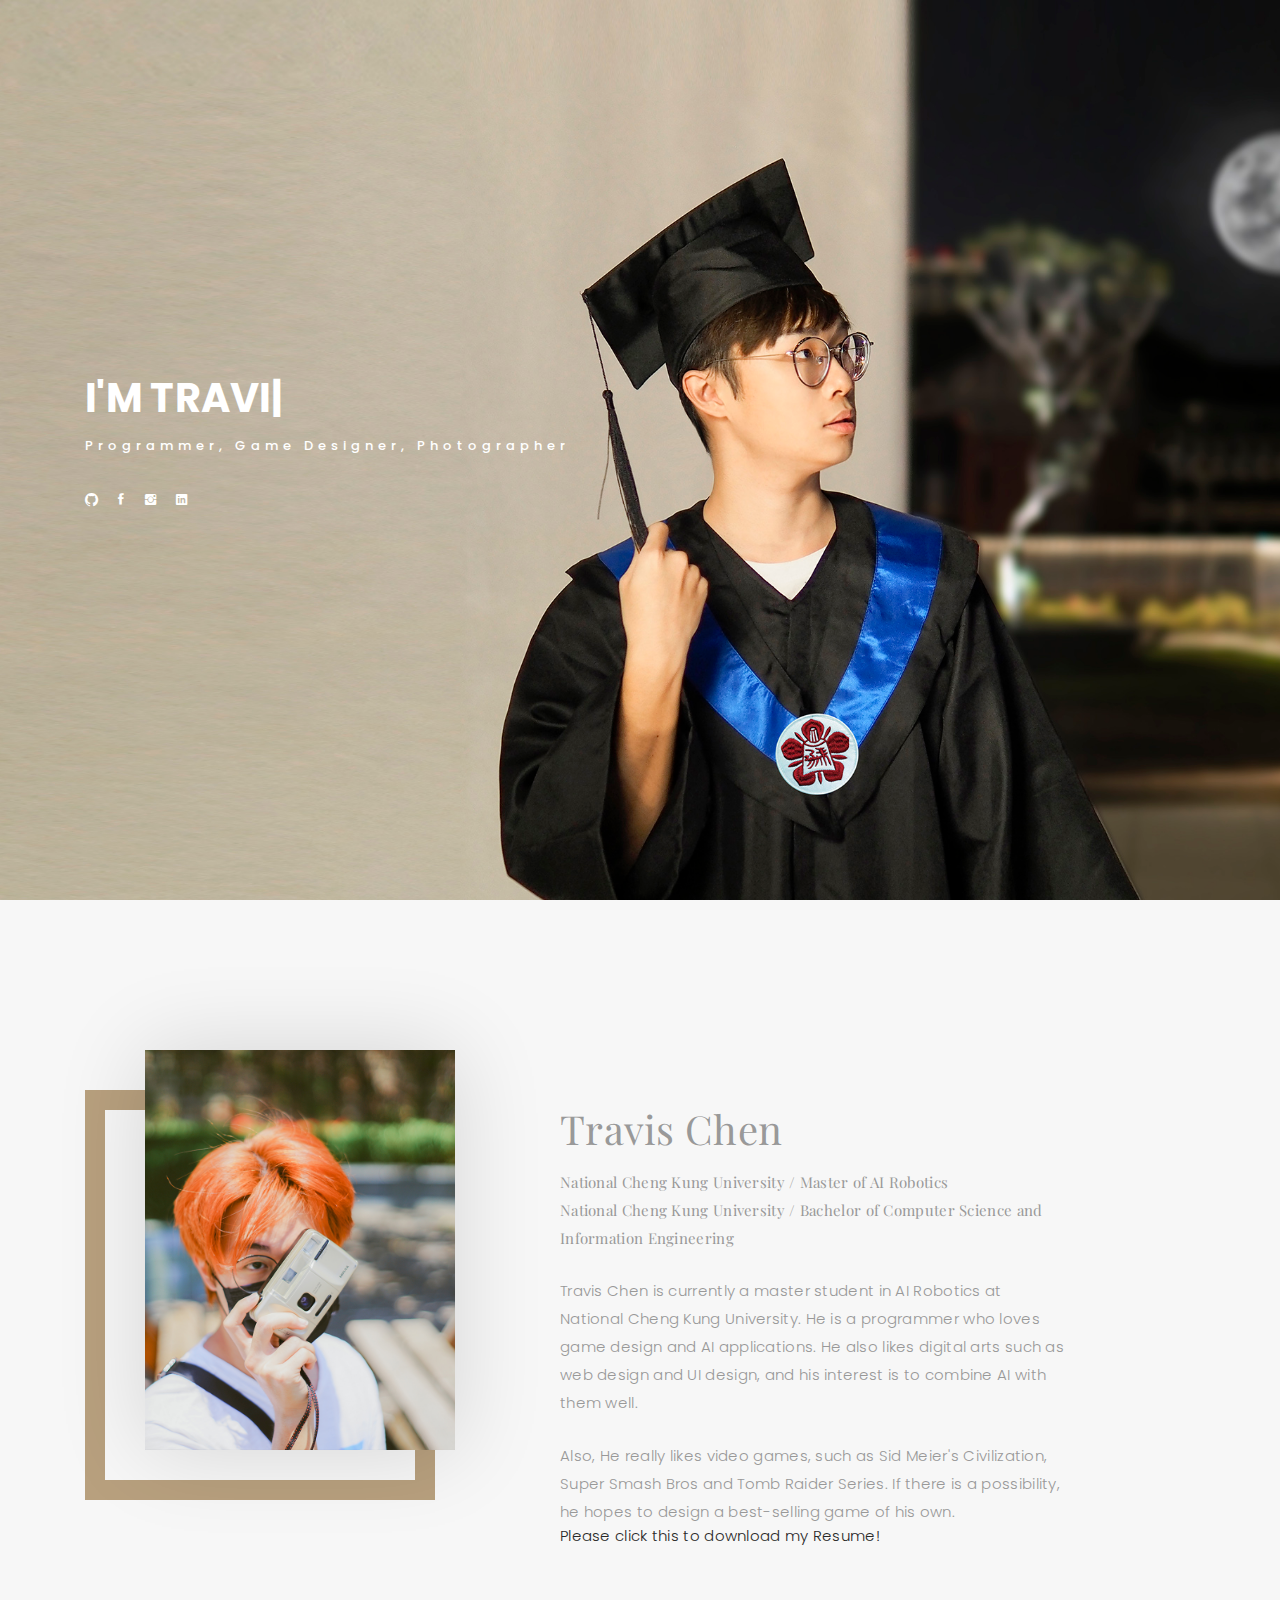
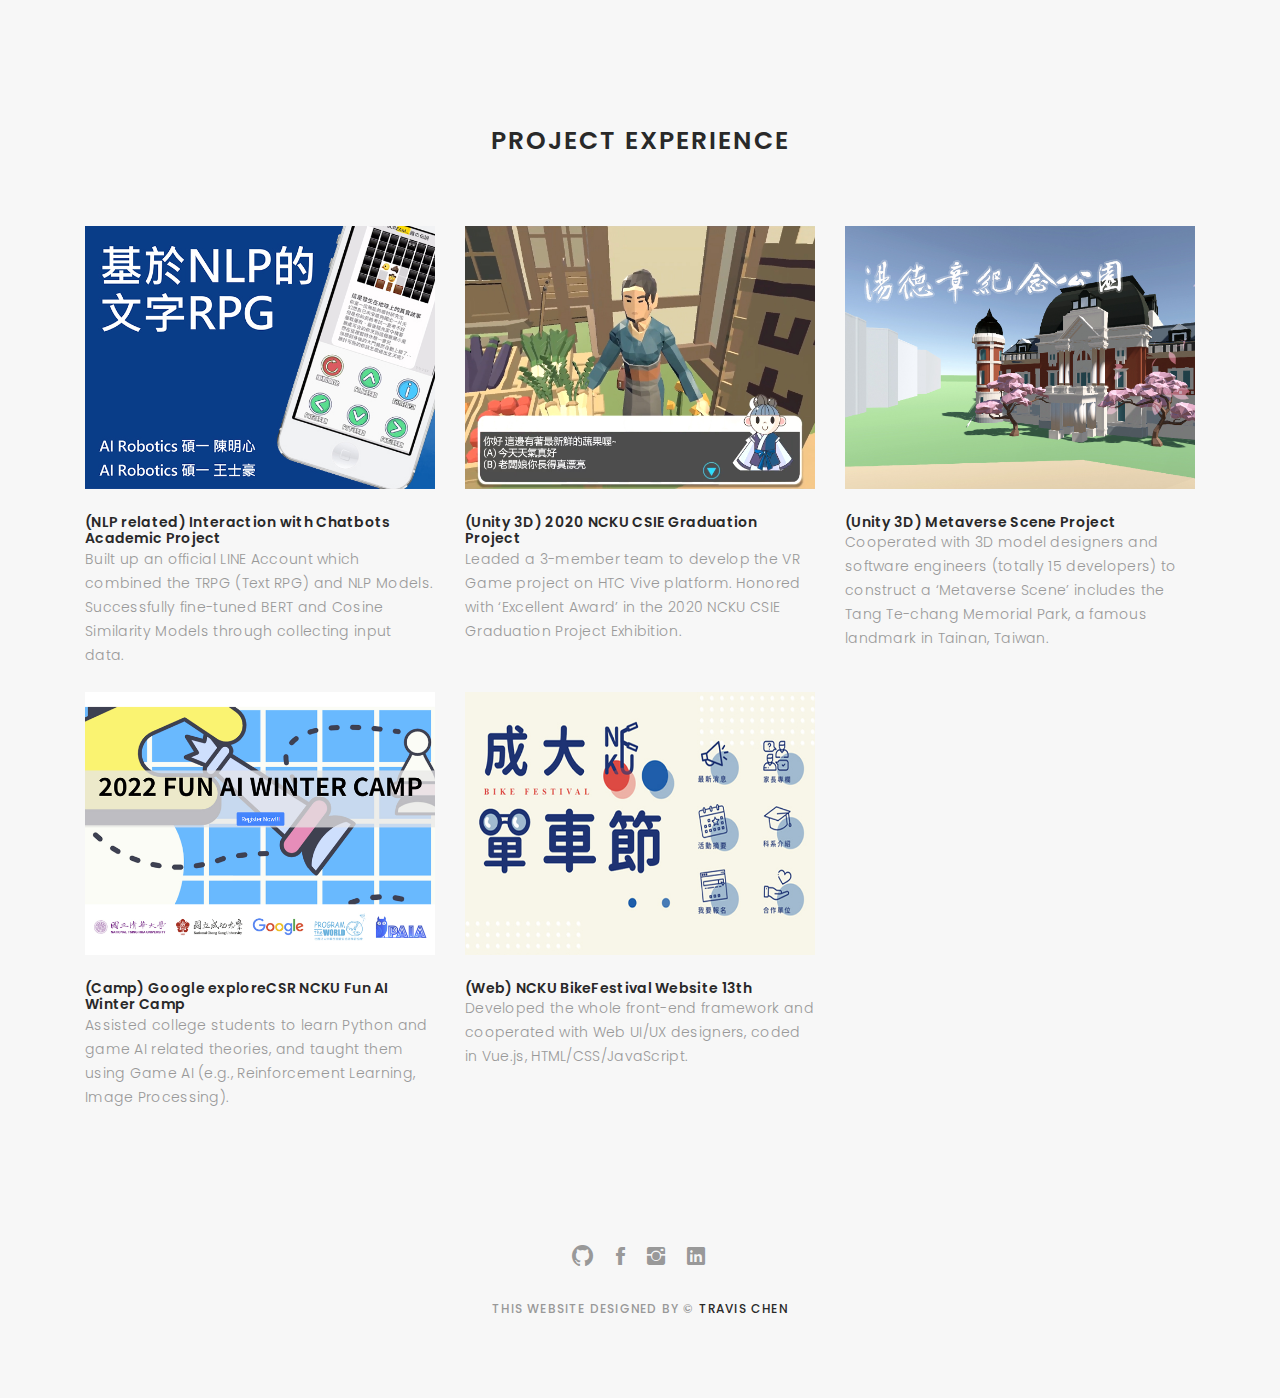
<file: index.html>
<!DOCTYPE html>
<html lang="en">

<head>
  <!-- meta -->
  <meta charset="utf-8">
  <meta content="width=device-width, initial-scale=1.0" name="viewport">

  <title>Travis Chen's Website</title>
  <meta content="" name="keywords">
  <meta content="This is Travis's Homepage" name="description">

  <!-- Google Fonts -->
  <link href="https://fonts.googleapis.com/css?family=Poppins:300,300i,400,400i,500,500i,600,600i,700,700i|Playfair+Display:400,400i,700,700i,900,900i" rel="stylesheet">

  <!-- Bootstrap CSS File -->
  <link href="lib/bootstrap/css/bootstrap.min.css" rel="stylesheet">

  <!-- Libraries CSS Files -->
  <link href="lib/ionicons/css/ionicons.min.css" rel="stylesheet">
  <link href="lib/owlcarousel/assets/owl.carousel.min.css" rel="stylesheet">
  <link href="lib/magnific-popup/magnific-popup.css" rel="stylesheet">
  <link href="lib/hover/hover.min.css" rel="stylesheet">

  <!-- Main Stylesheet File -->
  <link href="css/style.css" rel="stylesheet">

  <!-- Responsive css -->
  <link href="css/responsive.css" rel="stylesheet">

  <!-- Favicon -->
  <link rel="shortcut icon" href="images/favicon.png">
</head>

<body>

  <!-- start section navbar -->
  <nav id="main-nav">
    <div class="row">
      <div class="container">

        <div class="logo">
          <a href="index.html"><img src="images/logo.png" alt="logo"></a>
        </div>

        <div class="responsive"><i data-icon="m" class="ion-navicon-round"></i></div>

        <ul class="nav-menu list-unstyled">
          <li><a href="#header" class="smoothScroll">Home</a></li>
          <li><a href="#about" class="smoothScroll">About</a></li>
          <li><a href="#journal" class="smoothScroll">Projects</a></li>
          <li><a href="#portfolio" class="smoothScroll">Portfolio</a></li>
          <!--<li><a href="#contact" class="smoothScroll">Contact</a></li> -->
        </ul>

      </div>
    </div>
  </nav>
  <!-- End section navbar -->


  <!-- start section header -->
  <div id="header" class="home">

    <div class="container">
      <div class="header-content">
        <h1>I'm <span class="typed"></span></h1>
        <p>programmer, game designer, photographer</p>

        <ul class="list-unstyled list-social">
          <li><a href="https://github.com/travischen0219"><i class="ion-social-github"></i></a></li> 
          <li><a href="https://www.facebook.com/travis.ming.xin"><i class="ion-social-facebook"></i></a></li>
          <li><a href="https://www.instagram.com/travis.xin/"><i class="ion-social-instagram"></i></a></li>
          <li><a href="https://www.linkedin.com/in/travis-chen-137546126/"><i class="ion-social-linkedin"></i></a></li>   
        </ul>
      </div>
    </div>
  </div>
  <!-- End section header -->


  <!-- start section about us -->
  <div id="about" class="paddsection">
    <div class="container">
      <div class="row justify-content-between">

        <div class="col-lg-4 ">
          <div class="div-img-bg">
            <div class="about-img">
              <img src="images/me.jpg" class="img-responsive" alt="me">
            </div>
          </div>
        </div>

        <div class="col-lg-7">
          <div class="about-descr">

            <p class="p-heading">Travis Chen</p>
            <p class="p-heading2">National Cheng Kung University / Master of AI Robotics
            <br class="p-heading2">National Cheng Kung University / Bachelor of Computer Science and Information Engineering</br></p>
            <p class="separator">Travis Chen is currently a master student in AI Robotics at National Cheng Kung University. He is a programmer who loves game design and AI applications. He also likes digital arts such as web design and UI design, and his interest is to combine AI with them well.</p>
            <p class="separator">Also, He really likes video games, such as Sid Meier's Civilization, Super Smash Bros and Tomb Raider Series. If there is a possibility, he hopes to design a best-selling game of his own.</p>
            <a class="separator" href="./cv/20220217_CV.pdf" >Please click this to download my Resume!</a>
          </div>

        </div>
      </div>
    </div>
  </div>
  <!-- end section about us -->


  <!-- start section services -->
  <!-- <div id="services">
    <div class="container">
        <div class="services-carousel owl-theme"> 

          <div class="services-block">

            <i class="ion-ios-compose-outline"></i>
            <span>Python</span>
            <p class="separator">As a general coding language, I often use Python to train AI Models, develop new features on my game projects.</p>

          </div>

          <div class="services-block">

            <i class="ion-ios-compose-outline"></i>
            <span>OpenCV</span>
            <p class="separator">As a general coding language, I often use Python to train AI Models, develop new features on my game projects.</p>

          </div>

          <div class="services-block">

            <i class="ion-ios-compose-outline"></i>
            <span>NLP</span>
            <p class="separator">NLP(Natural Language Processing)</p>

          </div>

          <div class="services-block">

            <i class="ion-ios-game-controller-b-outline"></i>
            <span>Unity 3D(C#)</span>
            <p class="separator">Unity 3D makes my dreams come true! I use this game engine on several projects, like my final academic project, and some side game project.</p>

          </div>

          <div class="services-block">

            <i class="ion-social-javascript-outline"></i>
            <span>WEB DESIGN</span>
            <p class="separator">I designed our university(NCKU)'s 2020 recruit student official website, which used Vue.js HTML/CSS/Javascripts. I also designed this Travis Chen's Website by myself.</p>

          </div>

          <div class="services-block">

            <i class="ion-ios-camera-outline"></i>
            <span>PHOTOGRAPHY</span>
            <p class="separator">There are many photos shot by my film cameras in the portfolio because I love film cameras so much. Also, I uploaded some teaching video about film cameras on my YouTube Channel.</p>

          </div>

        </div>

    </div>

  </div> -->

  <!-- start section journal -->
  <div id="journal" class="text-left paddsection">

    <div class="container">
      <div class="section-title text-center">
        <h2>project experience</h2>
      </div>
    </div>

    <div class="container">
      <div class="journal-block">
        <div class="row">

          <div class="col-lg-4 col-md-6">
            <div class="journal-info">

              <img src="images/blog-post-1.jpg" class="img-responsive" alt="img">

              <div class="journal-txt">

                <h4>(NLP related) Interaction with Chatbots Academic Project</h4>
                <p class="separator">Built up an official LINE Account which combined the TRPG (Text RPG) and NLP Models. Successfully fine-tuned BERT and Cosine Similarity Models through collecting input data.</p>

              </div>

            </div>
          </div>

          <div class="col-lg-4 col-md-6">
            <div class="journal-info">

              <img src="images/blog-post-2.jpg" class="img-responsive" alt="img">

              <div class="journal-txt">

                <h4>(Unity 3D) 2020 NCKU CSIE Graduation Project</h4>
                <p class="separator">Leaded a 3-member team to develop the VR Game project on HTC Vive platform. Honored with ‘Excellent Award’ in the 2020 NCKU CSIE Graduation Project Exhibition.
                </p>

              </div>

            </div>
          </div>

          <div class="col-lg-4 col-md-6">
            <div class="journal-info">

              <img src="images/blog-post-3.jpg" class="img-responsive" alt="img">

              <div class="journal-txt">

                <h4>(Unity 3D) Metaverse Scene Project</h4>
                <p class="separator">Cooperated with 3D model designers and software engineers (totally 15 developers) to construct a ‘Metaverse Scene’ includes the Tang Te-chang Memorial Park, a famous landmark in Tainan, Taiwan.  
                </p>

              </div>

            </div>
          </div>

          <div class="col-lg-4 col-md-6">
            <div class="journal-info">

              <img src="images/blog-post-4.jpg" class="img-responsive" alt="img">

              <div class="journal-txt">

                <h4>(Camp) Google exploreCSR NCKU Fun AI Winter Camp</h4>
                <p class="separator">Assisted college students to learn Python and game AI related theories, and taught them using Game AI (e.g., Reinforcement Learning, Image Processing).</p>

              </div>

            </div>
          </div>

          <div class="col-lg-4 col-md-6">
            <div class="journal-info">

              <img src="images/blog-post-5.jpg" class="img-responsive" alt="img">

              <div class="journal-txt">

                <!-- <a href="blog-single1.html"> -->
                <h4>(Web) NCKU BikeFestival Website 13th</h4>
                <p class="separator">Developed the whole front-end framework and cooperated with Web UI/UX designers, coded in Vue.js, HTML/CSS/JavaScript.</p>

              </div>

            </div>
          </div>

        </div>
      </div>
    </div>

  </div>
  <!-- End section journal -->


  <!-- start section portfolio -->
  <!-- <div id="portfolio" class="text-center paddsection">

    <div class="container">
      <div class="section-title text-center">
        <h2>My Portfolio</h2>
      </div>
    </div>

    <div class="container">
      <div class="row">
        <div class="col-md-12">

          <div class="portfolio-list">

            <ul class="nav list-unstyled" id="portfolio-flters">
              <li class="filter filter-active" data-filter=".all">all</li>
              <li class="filter" data-filter=".webdesign">web design</li>
              <li class="filter" data-filter=".photography">photography</li>
            </ul>

          </div>

          <div class="portfolio-container">

            <div class="col-lg-4 col-md-6 portfolio-thumbnail all photography">
              <a class="popup-img" href="images/portfolio/image (1).jpg">
                <img src="images/portfolio/image (1).jpg" alt="img">
              </a>
            </div>

            <div class="col-lg-4 col-md-6 portfolio-thumbnail all photography">
              <a class="popup-img" href="images/portfolio/image (2).jpg">
                <img src="images/portfolio/image (2).jpg"  alt="img">
              </a>
            </div>

            <div class="col-lg-4 col-md-6 portfolio-thumbnail all photography">
              <a class="popup-img" href="images/portfolio/image (3).jpg">
                <img src="images/portfolio/image (3).jpg"  alt="img">
              </a>
            </div>

            <div class="col-lg-4 col-md-6 portfolio-thumbnail all photography">
              <a class="popup-img" href="images/portfolio/image (4).jpg">
                <img src="images/portfolio/image (4).jpg"  alt="img">
              </a>
            </div>

            <div class="col-lg-4 col-md-6 portfolio-thumbnail all photography">
              <a class="popup-img" href="images/portfolio/image (5).jpg">
                <img src="images/portfolio/image (5).jpg"  alt="img">
              </a>
            </div>

            <div class="col-lg-4 col-md-6 portfolio-thumbnail all photography">
              <a class="popup-img" href="images/portfolio/image (6).jpg">
                <img src="images/portfolio/image (6).jpg"  alt="img">
              </a>
            </div>

            <div class="col-lg-4 col-md-6 portfolio-thumbnail all photography">
              <a class="popup-img" href="images/portfolio/image (7).jpg">
                <img src="images/portfolio/image (7).jpg"  alt="img">
              </a>
            </div>

            <div class="col-lg-4 col-md-6 portfolio-thumbnail all photography">
              <a class="popup-img" href="images/portfolio/image (8).jpg">
                <img src="images/portfolio/image (8).jpg"  alt="img">
              </a>
            </div>

            <div class="col-lg-4 col-md-6 portfolio-thumbnail all photography">
              <a class="popup-img" href="images/portfolio/image (9).jpg">
                <img src="images/portfolio/image (9).jpg"  alt="img">
              </a>
            </div>

          </div>
        </div>
      </div>
    </div>

  </div> -->
  <!-- End section portfolio -->



  <!-- start section footer -->
  <div id="footer" class="text-center">
    <div class="container">
      <div class="socials-media text-center">

        <ul class="list-unstyled">
          <li><a href="https://github.com/travischen0219"><i class="ion-social-github"></i></a></li> 
          <li><a href="https://www.facebook.com/travis.ming.xin"><i class="ion-social-facebook"></i></a></li>
          <li><a href="https://www.instagram.com/travis.xin/"><i class="ion-social-instagram"></i></a></li>
          <li><a href="https://www.linkedin.com/in/travis-chen-137546126/"><i class="ion-social-linkedin"></i></a></li> 
        </ul>

      </div>

      <div class="credits">
       <p class="text-center">This Website Designed by &copy; <a href="https://www.youtube.com/channel/UC-3XBFQGJxEjq5MnnUaLICQ" target="_blank" title="Travis Chen">Travis Chen</a></p>
      </div>

    </div>
  </div>
  <!-- End section footer -->

  <!-- JavaScript Libraries -->
  <script src="lib/jquery/jquery.min.js"></script>
  <script src="lib/jquery/jquery-migrate.min.js"></script>
  <script src="lib/bootstrap/js/bootstrap.bundle.min.js"></script>
  <script src="lib/typed/typed.js"></script>
  <script src="lib/owlcarousel/owl.carousel.min.js"></script>
  <script src="lib/magnific-popup/magnific-popup.min.js"></script>
  <script src="lib/isotope/isotope.pkgd.min.js"></script>

  <!-- Contact Form JavaScript File -->
  <script src="contactform/contactform.js"></script>

  <!-- Template Main Javascript File -->
  <script src="js/main.js"></script>

</body>

</html>
</file>
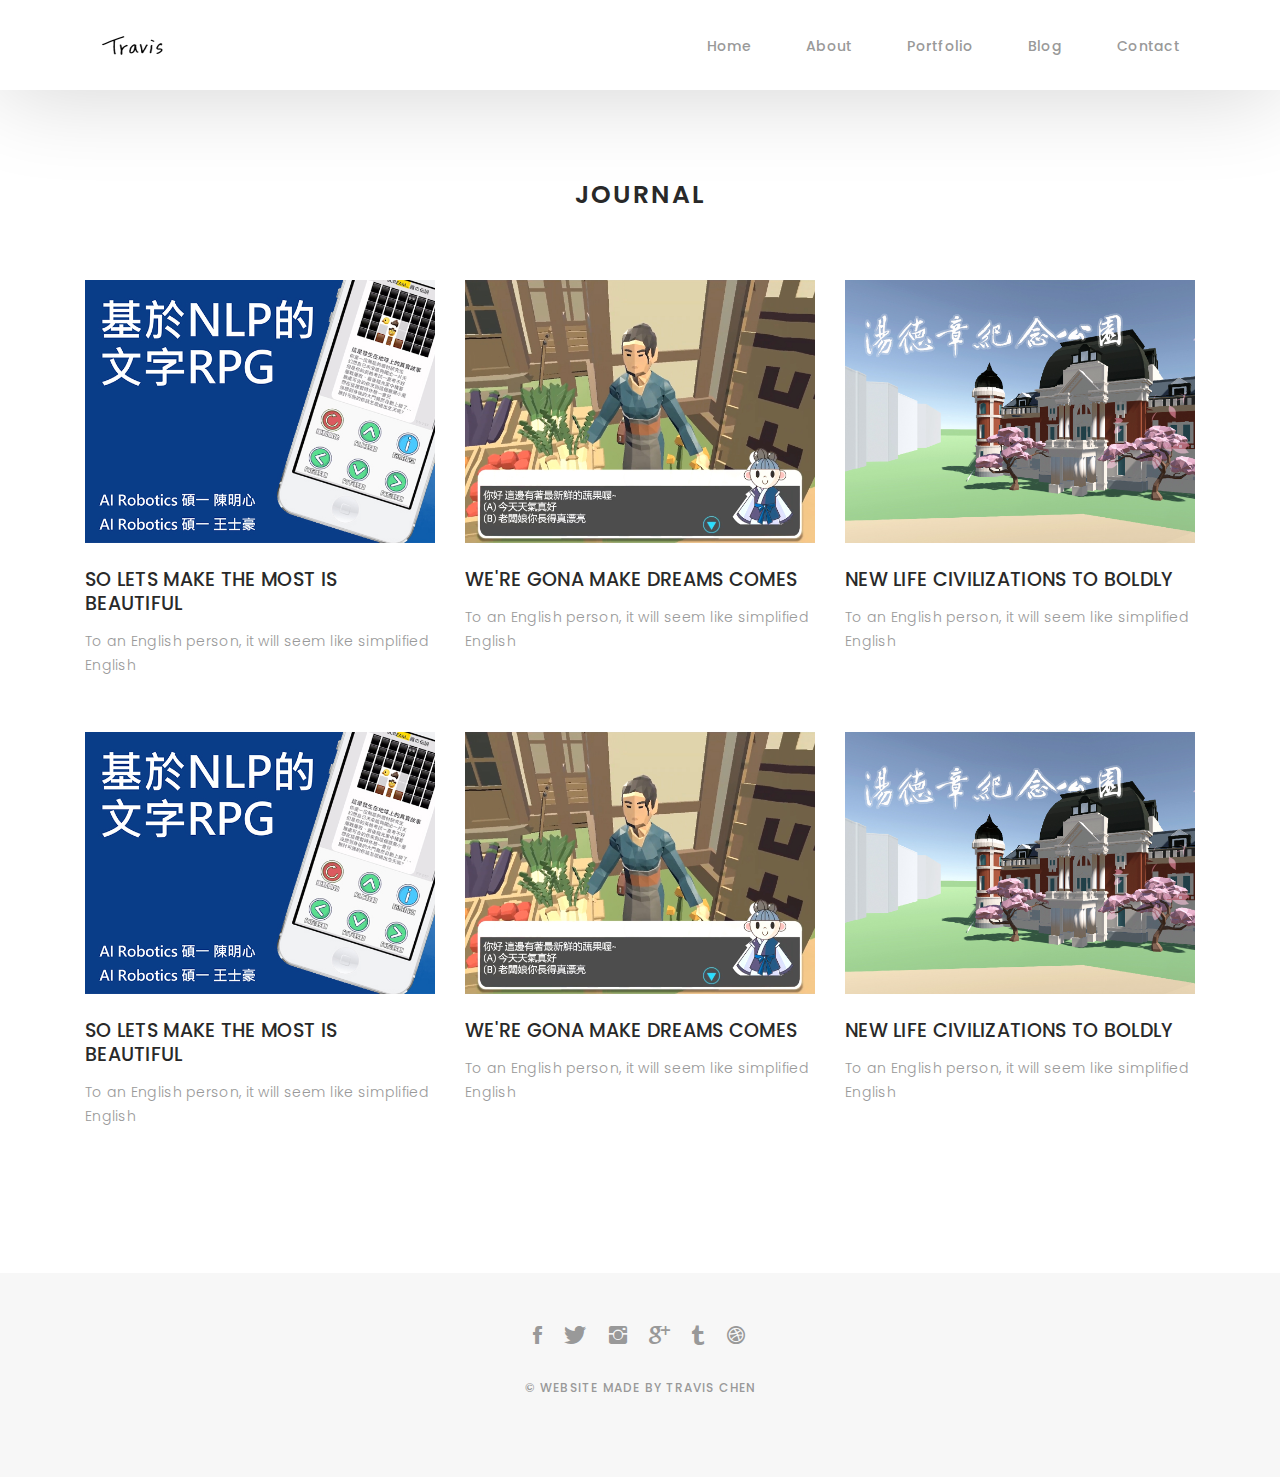
<file: blog-grid.html>
<!DOCTYPE html>
<html lang="en">

<head>
  <!-- meta -->
  <meta charset="utf-8">
  <meta content="width=device-width, initial-scale=1.0" name="viewport">

  <title>Folio - Blog Grid</title>
  <meta content="" name="keywords">
  <meta content="" name="description">

  <!-- Google Fonts -->
  <link href="https://fonts.googleapis.com/css?family=Poppins:300,300i,400,400i,500,500i,600,600i,700,700i|Playfair+Display:400,400i,700,700i,900,900i" rel="stylesheet">

  <!-- Bootstrap CSS File -->
  <link href="lib/bootstrap/css/bootstrap.min.css" rel="stylesheet">

  <!-- Libraries CSS Files -->
  <link href="lib/ionicons/css/ionicons.min.css" rel="stylesheet">
  <link href="lib/owlcarousel/assets/owl.carousel.min.css" rel="stylesheet">
  <link href="lib/magnific-popup/magnific-popup.css" rel="stylesheet">
  <link href="lib/hover/hover.min.css" rel="stylesheet">

  <!-- Blog Stylesheet File -->
  <link href="css/blog.css" rel="stylesheet">

  <!-- Main Stylesheet File -->
  <link href="css/style.css" rel="stylesheet">

  <!-- Responsive css -->
  <link href="css/responsive.css" rel="stylesheet">

  <!-- Favicon -->
  <link rel="shortcut icon" href="images/favicon.png">

</head>

<body>

  <!-- start section navbar -->
  <nav id="main-nav-subpage" class="subpage-nav">
    <div class="row">
      <div class="container">

        <div class="logo">
          <a href="index.html"><img src="images/logo.png" alt="logo"></a>
        </div>

        <div class="responsive"><i data-icon="m" class="ion-navicon-round"></i></div>

        <ul class="nav-menu list-unstyled">
          <li><a href="#homee" class="smoothScroll">Home</a></li>
          <li><a href="#about" class="smoothScroll">About</a></li>
          <li><a href="#portfolio" class="smoothScroll">Portfolio</a></li>
          <li><a href="#blog" class="smoothScroll">Blog</a></li>
          <li><a href="#contact" class="smoothScroll">Contact</a></li>
        </ul>

      </div>
    </div>
  </nav>
  <!-- End section navbar -->

  <!-- start section journal -->
  <div id="journal-blog" class="text-left  paddsections">

    <div class="container">
      <div class="section-title text-center">
        <h2>journal</h2>
      </div>
    </div>

    <div class="container">
      <div class="journal-block">
        <div class="row">

          <div class="col-lg-4 col-md-6">
            <div class="journal-info mb-30">

              <a href="blog-single.html"><img src="images/blog-post-1.jpg" class="img-responsive" alt="img"></a>

              <div class="journal-txt">

                <h4><a href="blog-single.html">SO LETS MAKE THE MOST IS BEAUTIFUL</a></h4>
                <p class="separator">To an English person, it will seem like simplified English
                </p>

              </div>

            </div>
          </div>

          <div class="col-lg-4 col-md-6">
            <div class="journal-info mb-30">

              <a href="blog-single.html"><img src="images/blog-post-2.jpg" class="img-responsive" alt="img"></a>

              <div class="journal-txt">

                <h4><a href="blog-single.html">WE'RE GONA MAKE DREAMS COMES</a></h4>
                <p class="separator">To an English person, it will seem like simplified English
                </p>

              </div>

            </div>
          </div>

          <div class="col-lg-4 col-md-6">
            <div class="journal-info mb-30">

              <a href="blog-single.html"><img src="images/blog-post-3.jpg" class="img-responsive" alt="img"></a>

              <div class="journal-txt">

                <h4><a href="blog-single.html">NEW LIFE CIVILIZATIONS TO BOLDLY</a></h4>
                <p class="separator">To an English person, it will seem like simplified English
                </p>

              </div>

            </div>
          </div>

          <div class="col-lg-4 col-md-6">
            <div class="journal-info mb-30">

              <a href="blog-single.html"><img src="images/blog-post-1.jpg" class="img-responsive" alt="img"></a>

              <div class="journal-txt">

                <h4><a href="blog-single.html">SO LETS MAKE THE MOST IS BEAUTIFUL</a></h4>
                <p class="separator">To an English person, it will seem like simplified English
                </p>

              </div>

            </div>
          </div>

          <div class="col-lg-4 col-md-6">
            <div class="journal-info mb-30">

              <a href="blog-single.html"><img src="images/blog-post-2.jpg" class="img-responsive" alt="img"></a>

              <div class="journal-txt">

                <h4><a href="blog-single.html">WE'RE GONA MAKE DREAMS COMES</a></h4>
                <p class="separator">To an English person, it will seem like simplified English
                </p>

              </div>

            </div>
          </div>

          <div class="col-lg-4 col-md-6">
            <div class="journal-info mb-30">

              <a href="blog-single.html"><img src="images/blog-post-3.jpg" class="img-responsive" alt="img"></a>

              <div class="journal-txt">

                <h4><a href="blog-single.html">NEW LIFE CIVILIZATIONS TO BOLDLY</a></h4>
                <p class="separator">To an English person, it will seem like simplified English
                </p>

              </div>

            </div>
          </div>

        </div>
      </div>
    </div>
  </div>
  <!-- End section journal -->


  <!-- start section footer -->
  <div id="footer" class="text-center">
    <div class="container">
      <div class="socials-media text-center">

        <ul class="list-unstyled">
          <li><a href="#"><i class="ion-social-facebook"></i></a></li>
          <li><a href="#"><i class="ion-social-twitter"></i></a></li>
          <li><a href="#"><i class="ion-social-instagram"></i></a></li>
          <li><a href="#"><i class="ion-social-googleplus"></i></a></li>
          <li><a href="#"><i class="ion-social-tumblr"></i></a></li>
          <li><a href="#"><i class="ion-social-dribbble"></i></a></li>
        </ul>

      </div>

      <p>&copy; Website Made by Travis Chen</p>

    </div>
  </div>
  <!-- End section footer -->

  <!-- JavaScript Libraries -->
  <script src="lib/jquery/jquery.min.js"></script>
  <script src="lib/jquery/jquery-migrate.min.js"></script>
  <script src="lib/bootstrap/js/bootstrap.bundle.min.js"></script>
  <script src="lib/typed/typed.js"></script>
  <script src="lib/owlcarousel/owl.carousel.min.js"></script>
  <script src="lib/magnific-popup/magnific-popup.min.js"></script>
  <script src="lib/isotope/isotope.pkgd.min.js"></script>

  <!-- Contact Form JavaScript File -->
  <script src="contactform/contactform.js"></script>

  <!-- Template Main Javascript File -->
  <script src="js/main.js"></script>

</body>

</html>
</file>
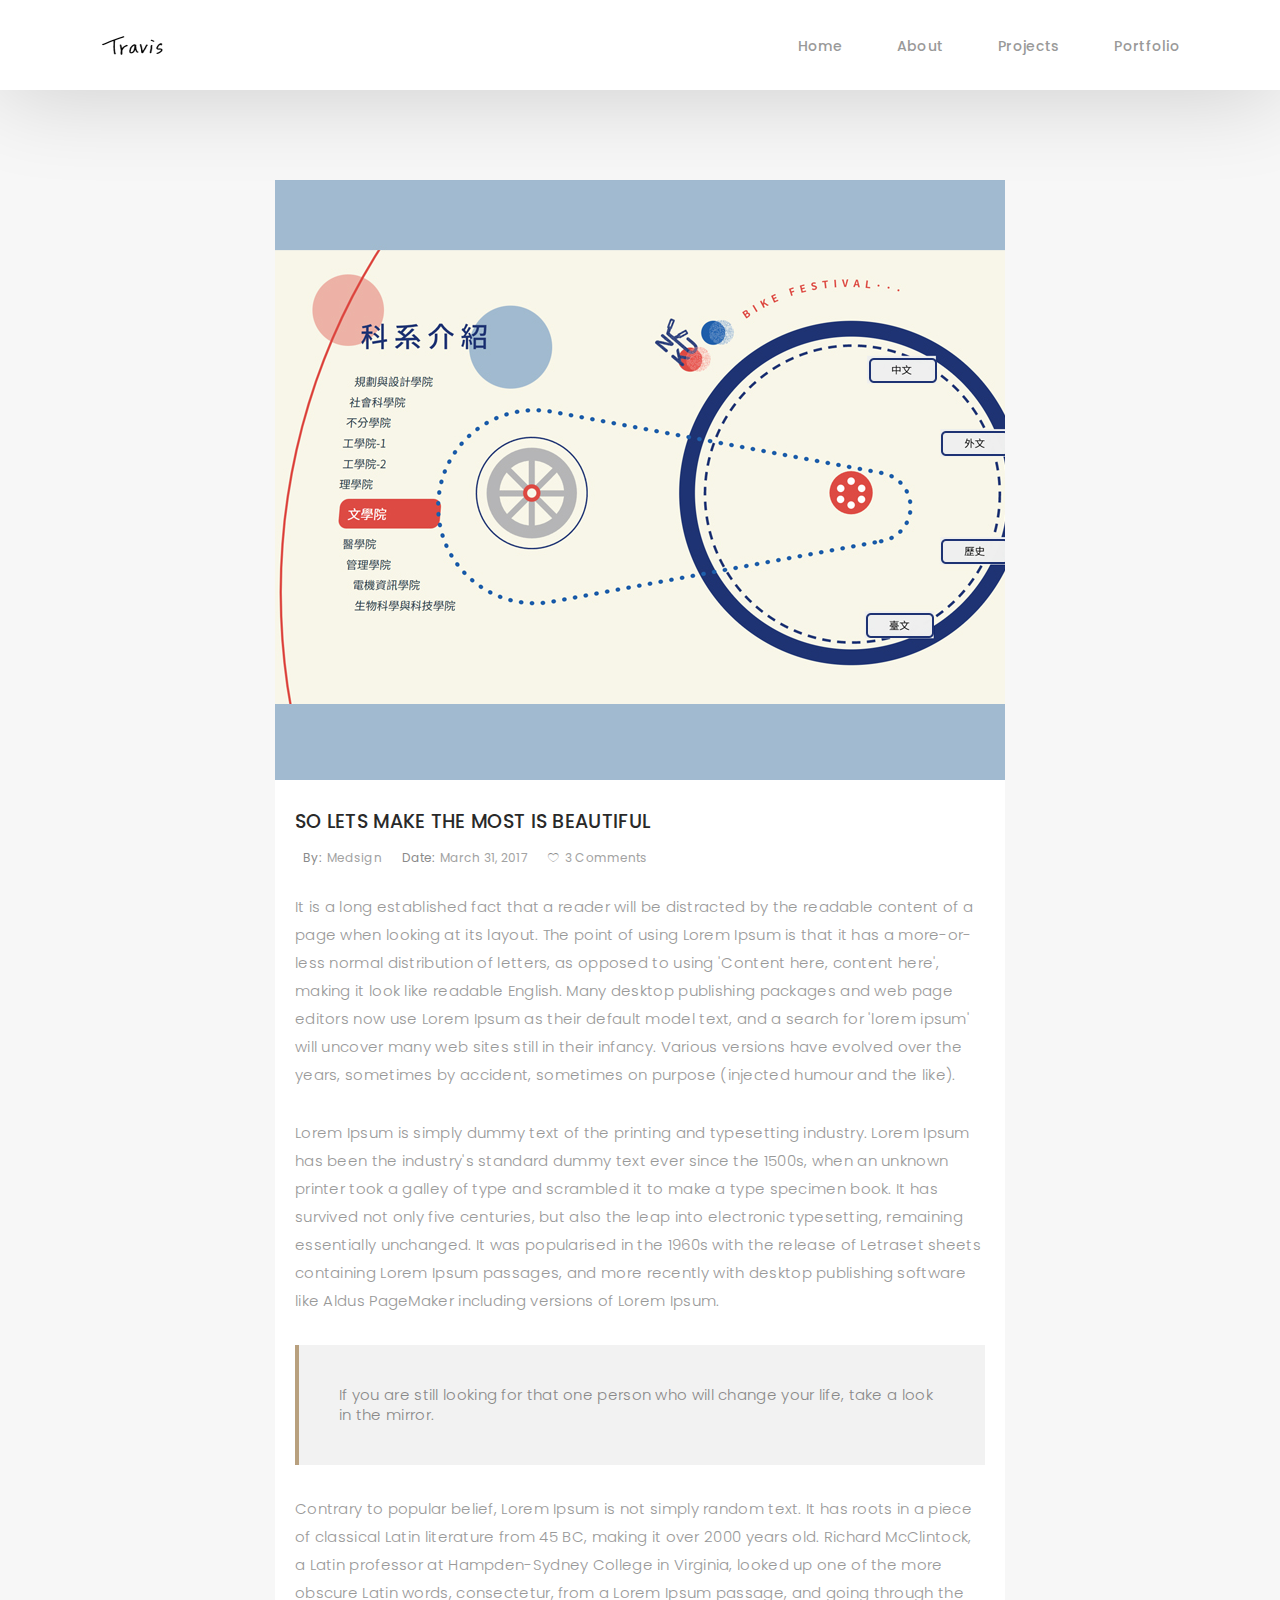
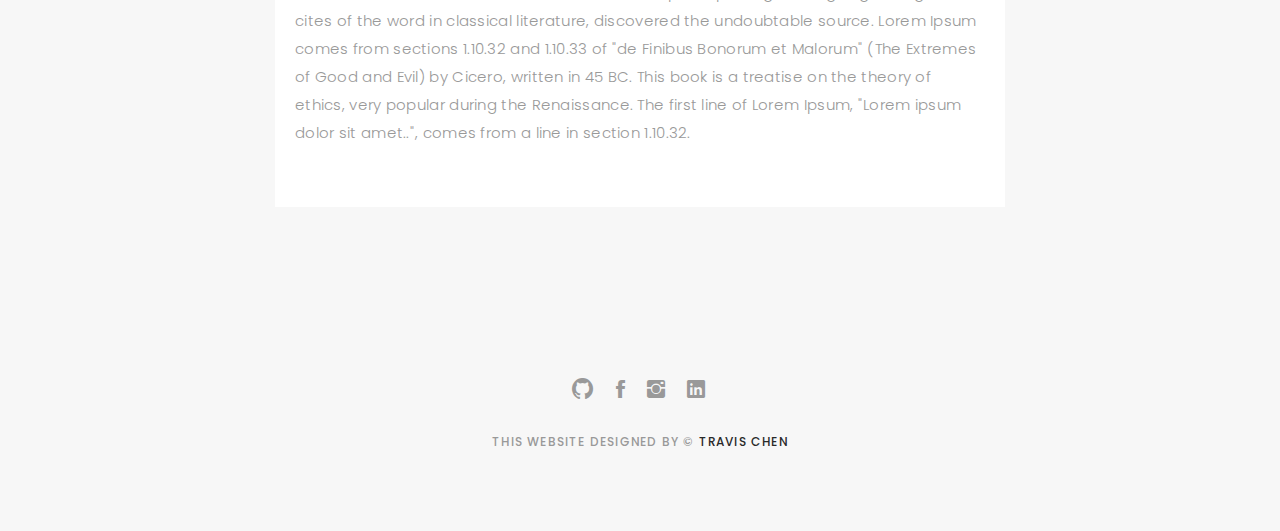
<file: blog-single(test).html>
<!DOCTYPE html>
<html lang="en">

<head>
  <!-- meta -->
  <meta charset="utf-8">
  <meta content="width=device-width, initial-scale=1.0" name="viewport">

  <title>Travis Chen's Website</title>
  <meta content="" name="keywords">
  <meta content="" name="description">

  <!-- Google Fonts -->
  <link href="https://fonts.googleapis.com/css?family=Poppins:300,300i,400,400i,500,500i,600,600i,700,700i|Playfair+Display:400,400i,700,700i,900,900i" rel="stylesheet">

  <!-- Bootstrap CSS File -->
  <link href="lib/bootstrap/css/bootstrap.min.css" rel="stylesheet">

  <!-- Libraries CSS Files -->
  <link href="lib/ionicons/css/ionicons.min.css" rel="stylesheet">
  <link href="lib/owlcarousel/assets/owl.carousel.min.css" rel="stylesheet">
  <link href="lib/magnific-popup/magnific-popup.css" rel="stylesheet">
  <link href="lib/hover/hover.min.css" rel="stylesheet">

  <!-- Blog Stylesheet File -->
  <link href="css/blog.css" rel="stylesheet">

  <!-- Main Stylesheet File -->
  <link href="css/style.css" rel="stylesheet">

  <!-- Responsive css -->
  <link href="css/responsive.css" rel="stylesheet">

  <!-- Favicon -->
  <link rel="shortcut icon" href="images/favicon.png">

</head>

<body>

  <!-- start section navbar -->
  <nav id="main-nav-subpage" class="subpage-nav">
    <div class="row">
      <div class="container">

        <div class="logo">
          <a href="index.html"><img src="images/logo.png" alt="logo"></a>
        </div>

        <div class="responsive"><i data-icon="m" class="ion-navicon-round"></i></div>

        <ul class="nav-menu list-unstyled">
          <li><a href="index.html#header" class="smoothScroll">Home</a></li>
          <li><a href="index.html#about" class="smoothScroll">About</a></li>
          <li><a href="index.html#journal" class="smoothScroll">Projects</a></li>
          <li><a href="index.html#portfolio" class="smoothScroll">Portfolio</a></li>
        </ul>
      </div>
    </div>
  </nav>
  <!-- End section navbar -->
  <!-- start section main content -->
  <div class="main-content paddsection">
    <div class="container">
      <div class="row justify-content-center">
        <div class="col-md-8 col-md-offset-2">
          <div class="row">
            <div class="container-main single-main">
              <div class="col-md-12">
                <div class="block-main mb-30">
                  <img src="images/blog-post-big.jpg" class="img-responsive" alt="reviews2">
                  <div class="content-main single-post padDiv">
                    <div class="journal-txt">
                      <h4><a href="#">SO LETS MAKE THE MOST IS BEAUTIFUL</a></h4>
                    </div>
                    <div class="post-meta">
                      <ul class="list-unstyled mb-0">
                        <li class="author">by:<a href="#">medsign</a></li>
                        <li class="date">date:<a href="#">March 31, 2017</a></li>
                        <li class="commont"><i class="ion-ios-heart-outline"></i><a href="#">3 Comments</a></li>
                      </ul>
                    </div>
                    <p class="mb-30">It is a long established fact that a reader will be distracted by the readable content of a page when looking at its layout. The point of using Lorem Ipsum is that it has a more-or-less normal distribution of letters, as opposed to
                      using 'Content here, content here', making it look like readable English. Many desktop publishing packages and web page editors now use Lorem Ipsum as their default model text, and a search for 'lorem ipsum' will uncover many web
                      sites still in their infancy. Various versions have evolved over the years, sometimes by accident, sometimes on purpose (injected humour and the like).</p>
                    <p class="mb-30">Lorem Ipsum is simply dummy text of the printing and typesetting industry. Lorem Ipsum has been the industry's standard dummy text ever since the 1500s, when an unknown printer took a galley of type and scrambled it to make a type
                      specimen book. It has survived not only five centuries, but also the leap into electronic typesetting, remaining essentially unchanged. It was popularised in the 1960s with the release of Letraset sheets containing Lorem Ipsum passages,
                      and more recently with desktop publishing software like Aldus PageMaker including versions of Lorem Ipsum.</p>
                    <blockquote>If you are still looking for that one person who will change your life, take a look in the mirror.</blockquote>
                    <p class="mb-30">Contrary to popular belief, Lorem Ipsum is not simply random text. It has roots in a piece of classical Latin literature from 45 BC, making it over 2000 years old. Richard McClintock, a Latin professor at Hampden-Sydney College in
                      Virginia, looked up one of the more obscure Latin words, consectetur, from a Lorem Ipsum passage, and going through the cites of the word in classical literature, discovered the undoubtable source. Lorem Ipsum comes from sections
                      1.10.32 and 1.10.33 of "de Finibus Bonorum et Malorum" (The Extremes of Good and Evil) by Cicero, written in 45 BC. This book is a treatise on the theory of ethics, very popular during the Renaissance. The first line of Lorem Ipsum,
                      "Lorem ipsum dolor sit amet..", comes from a line in section 1.10.32.</p>
                  </div>
                </div>
              </div>
            </div>
          </div>
        </div>
      </div>
    </div>
  </div>
  <!--  </div> -->
  <!-- start section main content -->

  
  <!-- start section footer -->
  <div id="footer" class="text-center">
    <div class="container">
      <div class="socials-media text-center">

        <ul class="list-unstyled">
          <li><a href="https://github.com/travischen0219"><i class="ion-social-github"></i></a></li> 
          <li><a href="https://www.facebook.com/travis.ming.xin"><i class="ion-social-facebook"></i></a></li>
          <li><a href="https://www.instagram.com/travis.xin/"><i class="ion-social-instagram"></i></a></li>
          <li><a href="https://www.linkedin.com/in/travis-chen-137546126/"><i class="ion-social-linkedin"></i></a></li> 
        </ul>

      </div>

      <div class="credits">
       <p class="text-center">This Website Designed by &copy; <a href="https://www.youtube.com/channel/UC-3XBFQGJxEjq5MnnUaLICQ" target="_blank" title="Travis Chen">Travis Chen</a></p>
      </div>

    </div>
  </div>
  <!-- End section footer -->

  <!-- JavaScript Libraries -->
  <script src="lib/jquery/jquery.min.js"></script>
  <script src="lib/jquery/jquery-migrate.min.js"></script>
  <script src="lib/bootstrap/js/bootstrap.bundle.min.js"></script>
  <script src="lib/typed/typed.js"></script>
  <script src="lib/owlcarousel/owl.carousel.min.js"></script>
  <script src="lib/magnific-popup/magnific-popup.min.js"></script>
  <script src="lib/isotope/isotope.pkgd.min.js"></script>

  <!-- Contact Form JavaScript File -->
  <script src="contactform/contactform.js"></script>

  <!-- Template Main Javascript File -->
  <script src="js/main.js"></script>

</body>
</file>
<file: css/style.css>
/*  General Styling
/*-----------------------------------------------------------------------------------*/

body {
  background: #ffffff;
  color: #898989;
  font-family: 'Poppins', helvetica;
  font-size: 15px;
  font-weight: 300;
  line-height: 20px;
  letter-spacing: 0.02em;
  overflow-x: hidden;
  margin: 0 auto;
  padding: 0;
  -moz-box-sizing: border-box;
  -ms-box-sizing: border-box;
  -o-box-sizing: border-box;
  -webkit-box-sizing: border-box;
  box-sizing: border-box;
}

h1, h2, h3, h4, h5, h6 {
  margin: 0;
}

h2 {
  color: #292929;
  font-weight: 600;
}

h4 {
  color: #292929;
  font-size: 14px;
  font-weight: 600;
}

a {
  color: #292929;
  text-decoration: none !important;
  -moz-transition: all 0.5s ease-in-out 0s;
  -ms-transition: all 0.5s ease-in-out 0s;
  -o-transition: all 0.5s ease-in-out 0s;
  -webkit-transition: all 0.5s ease-in-out 0s;
  transition: all 0.5s ease-in-out 0s;
}

a:hover {
  -moz-transition: all 0.5s ease-in-out 0s;
  -ms-transition: all 0.5s ease-in-out 0s;
  -o-transition: all 0.5s ease-in-out 0s;
  -webkit-transition: all 0.5s ease-in-out 0s;
  transition: all 0.5s ease-in-out 0s;
}

a:hover, a:focus {
  color: #b8a07e;
  text-decoration: underline;
}

nav ul li a {
  padding: 2px 0 0 0;
  position: relative;
  display: block;
  font-size: 12px;
  color: #999999;
  letter-spacing: 0.1em;
  font-weight: 500;
  line-height: 14px;
  text-transform: uppercase;
  -moz-transition: all 0.5s ease-in-out 0s;
  -ms-transition: all 0.5s ease-in-out 0s;
  -o-transition: all 0.5s ease-in-out 0s;
  -webkit-transition: all 0.5s ease-in-out 0s;
  transition: all 0.5s ease-in-out 0s;
}

p {
  margin: 25px 0;
  padding: 0;
  font-size: 15px;
  color: #999999;
  line-height: 28px;
}

::-moz-selection {
  background: #b8a07e;
  color: #fff;
}

::selection {
  background: #b8a07e;
  color: #fff;
}

.btn {
  background: #333;
  border: medium none;
  border-radius: 0;
  color: #fff;
  font-size: 12px;
  height: 50px;
  line-height: 50px;
  padding: 0 30px;
  text-transform: uppercase;
}

.btn:hover, .btn:focus {
  color: #fff;
}

.padDiv {
  padding: 30px 20px;
}

.section-title {
  margin-bottom: 70px;
}

.section-title h2 {
  font-size: 25px;
  letter-spacing: 2px;
  text-transform: uppercase;
}
.tlinks{text-indent:-9999px;height:0;line-height:0;font-size:0;overflow:hidden;}
.form-control {
  background-color: transparent;
  border: 1px solid #999;
  border-radius: 0;
  color: #999999;
  font-size: 12px;
  font-weight: 500;
  height: 50px;
  letter-spacing: 0.1em;
  padding-left: 10px;
  margin: 0 0 25px 0;
  line-height: 14px;
  text-transform: uppercase;
}

.form-control:focus {
  box-shadow: none;
  outline: 0 none;
}

.paddsection {
  padding-top: 90px;
  padding-bottom: 90px;
}

.paddsections {
  padding-top: 90px;
  padding-bottom: 90px !important;
}

.hvr-shutter-in-horizontal::before {
  background: #333;
}

.hvr-shutter-in-horizontal:hover {
  background: #b8a07e;
}

.mb-30 {
  margin-bottom: 30px;
}

/*-----------------------------------------------------------------------------------*/
/*  Navbar Top
/*-----------------------------------------------------------------------------------*/

nav {
  position: fixed;
  background: #fff;
  z-index: 1000;
  width: 100%;
  padding: 20px;
  display: none;
  -webkit-box-shadow: 0px 2px 92px 0px rgba(0, 0, 0, 0.18);
  -moz-box-shadow: 0px 2px 92px 0px rgba(0, 0, 0, 0.18);
  box-shadow: 0px 2px 92px 0px rgba(0, 0, 0, 0.18);
}

.nav-menu {
  float: right;
  line-height: 32px;
  margin-bottom: 0;
  padding-top: 16px;
}

nav ul li {
  float: left;
  margin-right: 15px;
  font-family: 'Poppins', sans-serif;
  font-size: 14px;
  margin-left: 40px;
}

nav ul li a {
  padding: 2px 0 0 0;
  position: relative;
  display: block;
  font-size: 14px;
  color: #999999;
  font-family: 'Poppins', helvetica;
  font-weight: 500;
  line-height: 16px;
  text-transform: uppercase;
  letter-spacing: 0.02em;
  text-transform: capitalize;
}

.logo {
  float: left;
}

.logo img {
  width: 100px;
  height: 50px;
}

.responsive {
  display: none;
  font-size: 23px;
}

.active {
  color: #afafaf;
}

/*----------------------------------------------------------------------------------*/
/*  Header
/*-----------------------------------------------------------------------------------*/

#header {
  background: url("../images/home-bg.jpg") repeat scroll center center / cover;
  height: 100vh;
  width: 100%;
}


#header .header-content {
  height: 100vh;
  text-align: left;
  width: 100%;
  display: flex;
  justify-content: center;
  flex-direction: column;
}

.header-content h1 {
  font-size: 40px;
  font-weight: 700;
  margin-bottom: 10px;
  text-transform: uppercase;
  color: #fff;
}

.header-content p {
  font-size: 13px;
  letter-spacing: 5px;
  margin-top: 0;
  margin-bottom: 30px;
  text-transform: capitalize;
  color: #fff;
  font-weight: 500;
}

.header-content .list-social li {
  float: left;
  margin-right: 20px;
}

.header-content .list-social li i {
  color: #fff;
  font-size: 15px;
}

/*-----------------------------------------------------------------------------------*/
/*  Aout-us
/*-----------------------------------------------------------------------------------*/

#about {
  width: 100%;
  height: auto;
  background: #f7f7f7;
  padding-top: 190px;
}

#about .div-img-bg {
  padding-bottom: 30px;
  border: 20px solid #b8a07e;
}

#about .div-img-bg .about-img img {
  width: 100%;
  box-shadow: 0px 0px 85px 0px rgba(0, 0, 0, 0.14);
  margin-top: -60px;
  margin-left: 40px;
  height: 400px;
  object-fit: cover;
}

#about .about-descr .p-heading {
  font-family: 'Playfair Display', serif;
  font-size: 40px;
  text-align: left;
}

#about .about-descr .p-heading2 {
  font-family: 'Playfair Display', serif;
  max-width: 80%;
  text-align: left;
}

#about .about-descr .separator {
  max-width: 80%;
  margin-bottom: 0;
  text-align: left;
}

/*-----------------------------------------------------------------------------------*/
/*   Services
/*-----------------------------------------------------------------------------------*/

#services {
  background: #f7f7f7;
  position: relative;
  padding-bottom: 80px;
}

.owl-item {
  float: left;
}
.services-block span {
  margin: 10px 0;
  position: relative;
  font-size: 13px;
  color: #292929;
  letter-spacing: 0.1em;
  font-weight: 500;
  text-transform: uppercase;
  display: block;
}

.services-block .separator {
  margin: 0;
  font-size: 13px;
  line-height: 22px;
}

.services-block i {
  font-size: 44px;
  color: #b8a07e;
  line-height: 44px;
}


.services-carousel  .owl-stage-outer {
  overflow: hidden;
}

.services-carousel .owl-dots {
  margin-top: 5px;
  text-align: center;
}

.services-carousel .owl-dot {
  display: inline-block;
  margin: 0 5px;
  width: 12px !important;
  height: 12px !important;
  border-radius: 50%;
  border: 0;
  padding: 0 !important;
  background-color: #ddd;
  cursor: pointer;
}

.services-carousel .owl-dot.active {
  background-color: #b8a07e;
}

.owl-nav {
  display: none;
}


/*-----------------------------------------------------------------------------------*/
/*  Portfolio
/*-----------------------------------------------------------------------------------*/

#portfolio {
  position: relative;
  padding-bottom: 50px;
}

#portfolio .portfolio-list {
  margin-bottom: 50px;
}

#portfolio .portfolio-list .nav {
  display: inline-block;
  margin: 0;
}

#portfolio .portfolio-list .nav li {
  margin: 0 40px 0 0;
  float: left;
  font-size: 14px;
  color: #999999;
  line-height: 16px;
  cursor: pointer;
  font-family: 'Poppins', helvetica;
  font-weight: 500;
  letter-spacing: 0.02em;
  text-transform: capitalize;
  -moz-transition: all 0.5s ease-in-out 0s;
  -ms-transition: all 0.5s ease-in-out 0s;
  -o-transition: all 0.5s ease-in-out 0s;
  -webkit-transition: all 0.5s ease-in-out 0s;
  transition: all 0.5s ease-in-out 0s;
}

#portfolio .portfolio-list .nav li:hover, #portfolio .portfolio-list .nav li.filter-active  {
  color: #b8a07e;
  -moz-transition: all 0.5s ease-in-out 0s;
  -ms-transition: all 0.5s ease-in-out 0s;
  -o-transition: all 0.5s ease-in-out 0s;
  -webkit-transition: all 0.5s ease-in-out 0s;
  transition: all 0.5s ease-in-out 0s;
}

#portfolio .portfolio-container {
  display: inline-block;
  margin-bottom: 50px;
  width: 100%;
}

.portfolio-thumbnail {
  margin-bottom: 30px;
  overflow: hidden;
}

.portfolio-thumbnail img {
  max-width: 100%;
}

/*-----------------------------------------------------------------------------------*/
/*  Journal
/*-----------------------------------------------------------------------------------*/

#journal,  #journal-blog {
  height: auto;
  width: 100%;
  background: #f7f7f7;
  padding-bottom: 60px;
  position: relative;
}

#journal-blog {
  background: #fff;
  padding-bottom: 30px;
}

#journal .journal-block {
  display: inline-block;
  height: auto;
  width: 100%;
}

#journal .journal-block .journal-info {
  position: relative;
}

.journal-block .journal-info img {
  max-width: 100%;
}

.journal-block .journal-info .journal-txt {
  padding: 25px 0px;
  position: relative;
}

.journal-block .journal-info .journal-txt h4 a {
  display: block;
  font-size: 19px;
  line-height: 24px;
  margin: 0 0 13px 0;
  font-weight: 500;
  color: #292929;
  -moz-transition: all 0.5s ease-in-out 0s;
  -ms-transition: all 0.5s ease-in-out 0s;
  -o-transition: all 0.5s ease-in-out 0s;
  -webkit-transition: all 0.5s ease-in-out 0s;
  transition: all 0.5s ease-in-out 0s;
}

.journal-block .journal-info .journal-txt h4 a:hover {
  color: #b8a07e;
  -moz-transition: all 0.5s ease-in-out 0s;
  -ms-transition: all 0.5s ease-in-out 0s;
  -o-transition: all 0.5s ease-in-out 0s;
  -webkit-transition: all 0.5s ease-in-out 0s;
  transition: all 0.5s ease-in-out 0s;
}

.journal-block .journal-info .journal-txt p {
  margin: 0;
  font-size: 14px;
  line-height: 24px;
}

/*-----------------------------------------------------------------------------------*/
/*  Contact
/*-----------------------------------------------------------------------------------*/

#contact {
  height: auto;
  width: 100%;
}

.contact-details {
  list-style: none;
  margin: 0;
  padding: 0;
}

.contact-details li {
  padding-bottom: 10px;
}

#contact input, #contact textarea {
  width: 100%;
}


#contact  #sendmessage {
  color: #18d26e;
  border: 1px solid #18d26e;
  display: none;
  text-align: center;
  padding: 15px;
  font-weight: 600;
  margin: 15px;
}

#contact  #errormessage {
  color: red;
  display: none;
  border: 1px solid red;
  text-align: center;
  padding: 15px;
  font-weight: 600;
  margin: 15px;
}

#contact #sendmessage.show, #contact #errormessage.show, #contact .show {
  display: block;
}

#contact .validation {
  color: red;
  display: none;
  margin: 0 0 20px;
  font-weight: 400;
  font-size: 13px;
}

/*-----------------------------------------------------------------------------------*/
/*  Footer
/*-----------------------------------------------------------------------------------*/

#footer {
  background: #f7f7f7;
  padding-top: 50px;
  padding-bottom: 50px;
}

#footer .socials-media {
  width: 100%;
}

#footer .socials-media ul {
  display: inline-block;
  float: none;
  margin: 0 0 20px 0;
}

#footer .socials-media ul li {
  float: left;
  margin-left: 10px;
  margin-right: 10px;
}

#footer .socials-media ul li a {
  font-size: 24px;
  color: #999;
  letter-spacing: 0.1em;
  font-weight: 500;
  background: transparent;
  text-transform: uppercase;
  -moz-transition: all 0.5s ease-in-out 0s;
  -ms-transition: all 0.5s ease-in-out 0s;
  -o-transition: all 0.5s ease-in-out 0s;
  -webkit-transition: all 0.5s ease-in-out 0s;
  transition: all 0.5s ease-in-out 0s;
}

#footer .socials-media ul li a:hover {
  color: #b8a07e;
  -moz-transition: all 0.5s ease-in-out 0s;
  -ms-transition: all 0.5s ease-in-out 0s;
  -o-transition: all 0.5s ease-in-out 0s;
  -webkit-transition: all 0.5s ease-in-out 0s;
  transition: all 0.5s ease-in-out 0s;
}

#footer p {
  font-size: 12px;
  letter-spacing: 0.1em;
  font-weight: 500;
  margin-top: 0;
  text-transform: uppercase;
}

.credits {
  font-size: 13px;
}
</file>
<file: css/responsive.css>
/** Width between 1200x to 0
 *  ~~~~~~~~~~~~~~~~~~~~~~~~~~~~~~~~~~~~
 */

@media (min-width: 1200px) {

}

/** Width between 992px to 1199px
 *  ~~~~~~~~~~~~~~~~~~~~~~~~~~~~~~~~~~~~
 */

@media (min-width: 992px) and (max-width: 1199px) {
  
}

/** Width between 768px to 991px
 *  ~~~~~~~~~~~~~~~~~~~~~~~~~~~~~~~~~~~~
 */

@media (min-width: 768px) and (max-width: 991px) {
  /* Navbar */
  nav {
    padding: 10px 15px;
  }
  .nav-menu {
    margin-top: 40px;
    display: none;
    float: none;
    width: 100%;
  }
  .nav-menu li {
    float: none;
    width: 100%;
    text-align: center;
    border-top: 1px solid #f7f7f7;
    line-height: 45px;
    margin-left: 0;
    padding-top: 10px;
    padding-bottom: 10px;
  }
  .responsive {
    float: right;
    padding-top: 15px;
    display: block;
  }
  /* About */
  .head-info .header-content .cmaster h1 {
    font-size: 32px;
  }
  #about .div-img-bg {
    padding: 0;
  }
  #about .div-img-bg .about-img img {
    margin-top: 0%;
    margin-left: calc(0% - 0px);
  }
  #about .about-descr .p-heading {
    font-size: 20px;
  }
  #about .about-descr .separator {
    max-width: 100%;
    margin-bottom: 0;
  }
  /* portfolio */
  #portfolio .portfolio-list .nav li {
    float: none;
    margin: 20px;
    display: inline-block;
  }
  /* journal */
  #journal .journal-block .journal-info {
    margin-bottom: 30px;
  }
  /* Contact */
  .contact-contact {
    margin-bottom: 30px;
  }
  /* Footer */
  #footer .socials-media ul li {
    margin-right: 0;
    margin-left: 0;
    float: none;
    display: inline-block;
  }
}

/** Width between 767px to 0
 *  ~~~~~~~~~~~~~~~~~~~~~~~~~~~~~~~~~~~~
 */

@media (max-width: 767px) {
  /* Navbar */
  nav {
    padding: 20px 15px;
  }
  .nav-menu {
    margin-top: 40px;
    display: none;
    float: none;
    width: 100%;
  }
  .nav-menu li {
    float: none;
    width: 100%;
    text-align: center;
    border-top: 1px solid #f7f7f7;
    line-height: 45px;
    margin-left: 0;
    padding-top: 10px;
    padding-bottom: 10px;
  }
  .responsive {
    float: right;
    padding-top: 15px;
    display: block;
  }
  /* About */
  .head-info .header-content h1 {
    font-size: 32px;
  }
  #about .div-img-bg {
    padding: 0;
  }
  #about .div-img-bg .about-img img {
    margin-top: 0%;
    margin-left: calc(0% - 0px);
  }
  #about .about-descr .p-heading {
    font-size: 20px;
  }
  #about .about-descr .separator {
    max-width: 100%;
    margin-bottom: 0;
  }
  /* portfolio */
  #portfolio .portfolio-list .nav li {
    float: none;
    margin: 20px;
    display: inline-block;
  }
  /* journal */
  #journal .journal-block .journal-info {
    margin-bottom: 30px;
  }
  /* Contact */
  .contact-contact {
    margin-bottom: 30px;
  }
  /* Footer */
  #footer .socials-media ul li {
    margin-right: 0;
    margin-left: 0;
    float: none;
    display: inline-block;
  }
}

/** Width between 600px to 0
 *  ~~~~~~~~~~~~~~~~~~~~~~~~~~~~~~~~~~~~
 */

@media (max-width: 600px) {
  /* Navbar */
  nav {
    padding: 20px 15px;
  }
  .nav-menu {
    margin-top: 40px;
    display: none;
    float: none;
    width: 100%;
  }
  .nav-menu li {
    float: none;
    width: 100%;
    text-align: center;
    border-top: 1px solid #f7f7f7;
    line-height: 45px;
    margin-left: 0;
    padding-top: 10px;
    padding-bottom: 10px;
  }
  .responsive {
    float: right;
    padding-top: 15px;
    display: block;
  }
  /* About */
  .head-info .header-content h1 {
    font-size: 32px;
  }
  #about .div-img-bg {
    padding: 0;
  }
  #about .div-img-bg .about-img img {
    margin-top: 0%;
    margin-left: calc(0% - 0px);
  }
  #about .about-descr .p-heading {
    font-size: 20px;
  }
  #about .about-descr .separator {
    max-width: 100%;
    margin-bottom: 0;
  }
  /* portfolio */
  #portfolio .portfolio-list .nav li {
    float: none;
    margin: 10px;
    display: inline-block;
  }
  /* journal */
  #journal .journal-block .journal-info {
    margin-bottom: 30px;
  }
  /* Contact */
  .contact-contact {
    margin-bottom: 30px;
  }
  /* Footer */
  #footer .socials-media ul li {
    margin-right: 0;
    margin-left: 0;
    float: none;
    display: inline-block;
  }
}

/** Width between 480px to 0
 *  ~~~~~~~~~~~~~~~~~~~~~~~~~~~~~~~~~~~~
 */

@media (max-width: 480px) {
  /* Navbar */
  nav {
    padding: 20px 15px;
  }
  .nav-menu {
    margin-top: 40px;
    display: none;
    float: none;
    width: 100%;
  }
  .nav-menu li {
    float: none;
    width: 100%;
    text-align: center;
    border-top: 1px solid #f7f7f7;
    line-height: 45px;
    margin-left: 0;
    padding-top: 10px;
    padding-bottom: 10px;
  }
  .responsive {
    float: right;
    padding-top: 15px;
    display: block;
  }
  /* About */
  .head-info .header-content h1 {
    font-size: 32px;
  }
  #about .div-img-bg {
    padding: 0;
  }
  #about .div-img-bg .about-img img {
    margin-top: 0%;
    margin-left: calc(0% - 0px);
  }
  #about .about-descr .p-heading {
    font-size: 20px;
  }
  #about .about-descr .separator {
    max-width: 100%;
    margin-bottom: 0;
  }
  /* portfolio */
  #portfolio .portfolio-list .nav li {
    float: none;
    margin: 20px;
  }
  /* journal */
  #journal .journal-block .journal-info {
    margin-bottom: 30px;
  }
  /* Contact */
  .contact-contact {
    margin-bottom: 30px;
  }
  /* Footer */
  #footer .socials-media ul li {
    margin-right: 0;
    margin-left: 0;
    float: none;
    display: inline-block;
  }
}

/** Width between 320px to 0
 *  ~~~~~~~~~~~~~~~~~~~~~~~~~~~~~~~~~~~~
 */

@media (max-width: 320px) {
  /* Navbar */
  nav {
    padding: 20px 15px;
  }
  .nav-menu {
    margin-top: 40px;
    display: none;
    float: none;
    width: 100%;
  }
  .nav-menu li {
    float: none;
    width: 100%;
    text-align: center;
    border-top: 1px solid #f7f7f7;
    line-height: 45px;
    margin-left: 0;
    padding-top: 10px;
    padding-bottom: 10px;
  }
  .responsive {
    float: right;
    padding-top: 15px;
    display: block;
  }
  /* About */
  .head-info .header-content h1 {
    font-size: 32px;
  }
  #about .div-img-bg {
    padding: 0;
  }
  #about .div-img-bg .about-img img {
    margin-top: 0%;
    margin-left: calc(0% - 0px);
  }
  #about .about-descr .p-heading {
    font-size: 20px;
  }
  #about .about-descr .separator {
    max-width: 100%;
    margin-bottom: 0;
  }
  /* portfolio */
  #portfolio .portfolio-list .nav li {
    float: none;
    margin: 20px;
  }
  /* journal */
  #journal .journal-block .journal-info {
    margin-bottom: 30px;
  }
  /* Contact */
  .contact-contact {
    margin-bottom: 30px;
  }
  /* Footer */
  #footer .socials-media ul li {
    margin-right: 0;
    margin-left: 0;
    float: none;
    display: inline-block;
  }
  /* Single page */
  .entry-comments-body span {
    display: inline-block;
    margin-right: 0;
  }
}
</file>
<file: css/blog.css>
/*-----------------------------------------------------------------------------------*/

/*  -  Navbar fixd page
/*-----------------------------------------------------------------------------------*/

.subpage-nav {
  display: block !important;
  position: relative;
}

/*-----------------------------------------------------------------------------------*/

/*  /* Single page */

/*-----------------------------------------------------------------------------------*/

/* main content */

.main-content {
  background: #f7f7f7;
}

.main-content .container-main {
  display: inline-block;
  width: 100%;
}

.main-content .container-main .block-main {
  margin-bottom: 30px;
  overflow: hidden;
}

.container-main .block-main .content-main {
  background: #fff none repeat scroll 0 0;
  display: inline-block;
  width: 100%;
}

.journal-txt h4 a {
  display: block;
  font-size: 19px;
  line-height: 24px;
  margin: 0 0 13px 0;
  font-weight: 500;
  color: #292929;
  -moz-transition: all 0.5s ease-in-out 0s;
  -ms-transition: all 0.5s ease-in-out 0s;
  -o-transition: all 0.5s ease-in-out 0s;
  -webkit-transition: all 0.5s ease-in-out 0s;
  transition: all 0.5s ease-in-out 0s;
}

.journal-txt h4 a:hover {
  color: #b8a07e;
  -moz-transition: all 0.5s ease-in-out 0s;
  -ms-transition: all 0.5s ease-in-out 0s;
  -o-transition: all 0.5s ease-in-out 0s;
  -webkit-transition: all 0.5s ease-in-out 0s;
  transition: all 0.5s ease-in-out 0s;
}

.post-meta ul li {
  font-size: 12px;
  font-weight: normal;
  margin-left: 8px;
  margin-right: 8px;
  text-transform: capitalize;
  display: inline-block;
  float: none;
}

.content-main .post-meta a {
  color: #a2a2a2;
  margin-left: 5px;
}

/* Commonts */

.comments {
  background: #fff;
}

.entry-comments h6 {
  margin-right: 10px;
  font-size: 13px;
  letter-spacing: 0.1em;
  font-weight: 500;
}

.entry-comments-item {
  margin-top: 40px;
  padding-bottom: 40px;
  border-bottom: 1px solid #f2f2f2;
}

.entry-comments-avatar {
  position: absolute;
  display: block;
  border-radius: 50%;
  width: 60px;
  height: 60px;
}

.entry-comments-body {
  padding-left: 86px;
}

.entry-comments-author {
  margin-right: 10px;
  font-size: 13px;
  color: #292929;
  letter-spacing: 0.1em;
  font-weight: 500;
}

.rep {
  font-size: 13px;
  color: #292929;
  letter-spacing: 0.1em;
  font-weight: 500;
  text-transform: capitalize;
}

.entry-comments span a {
  font-size: 13px;
  color: #999;
}

.entry-comments-reply {
  padding-left: 10%;
}

/* Commonts form */

.cmt {
  background: #fff;
}

blockquote {
  padding: 40px;
  background-color: #f2f2f2;
  margin: 30px 0;
  border: none;
  border-left: 4px solid #b8a07e;
}
</file>
